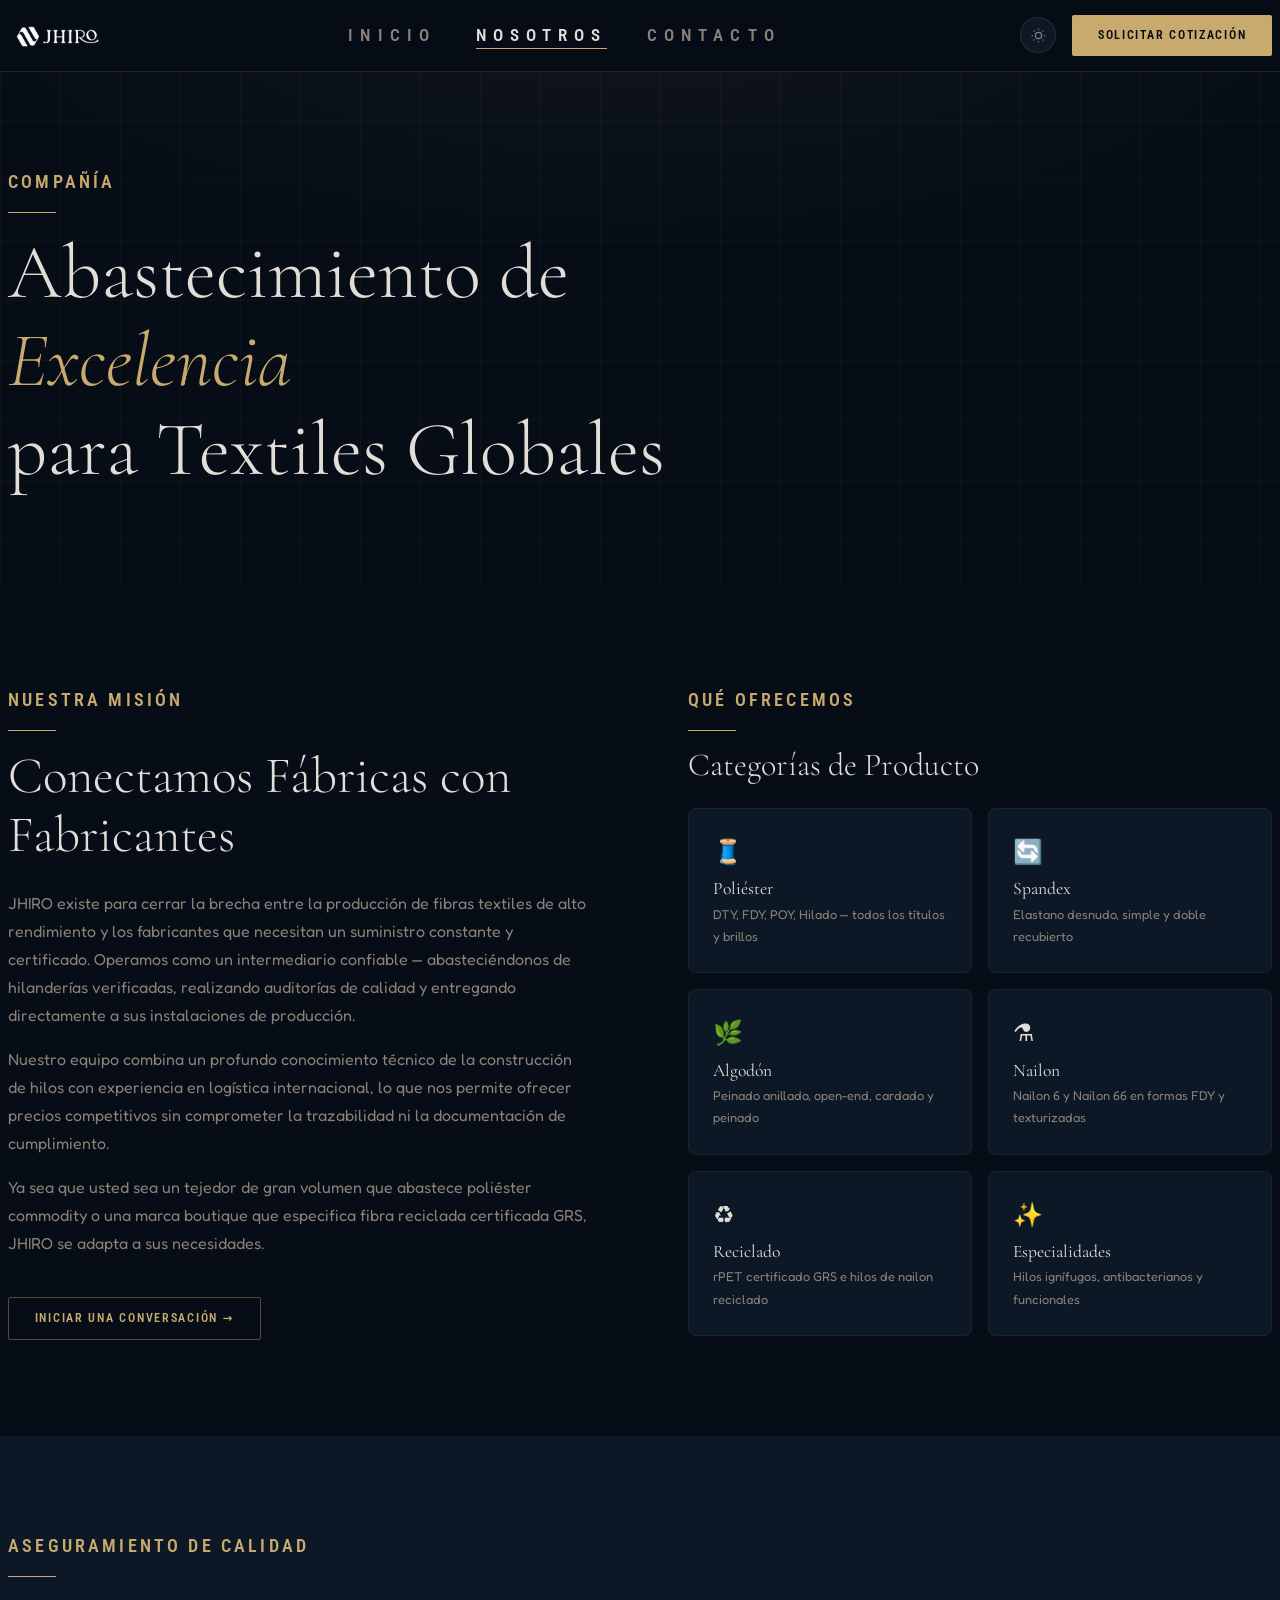
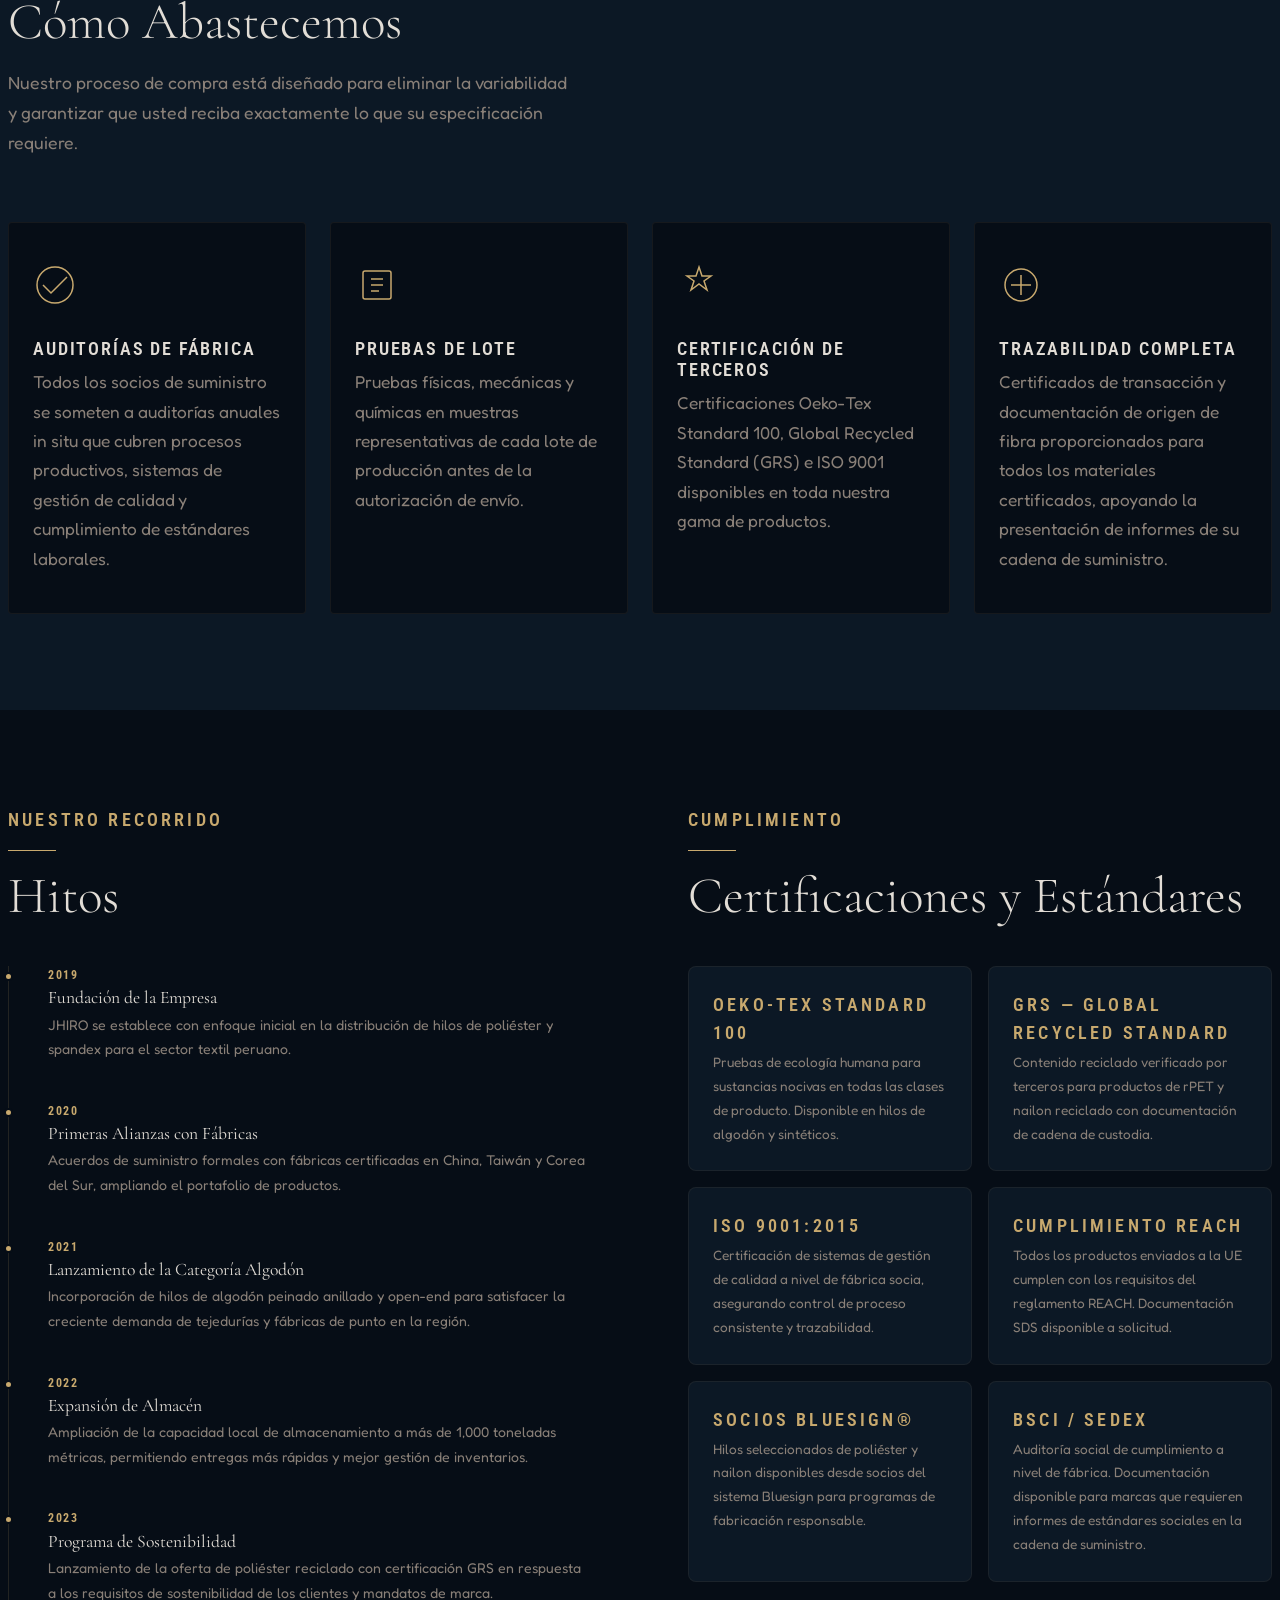
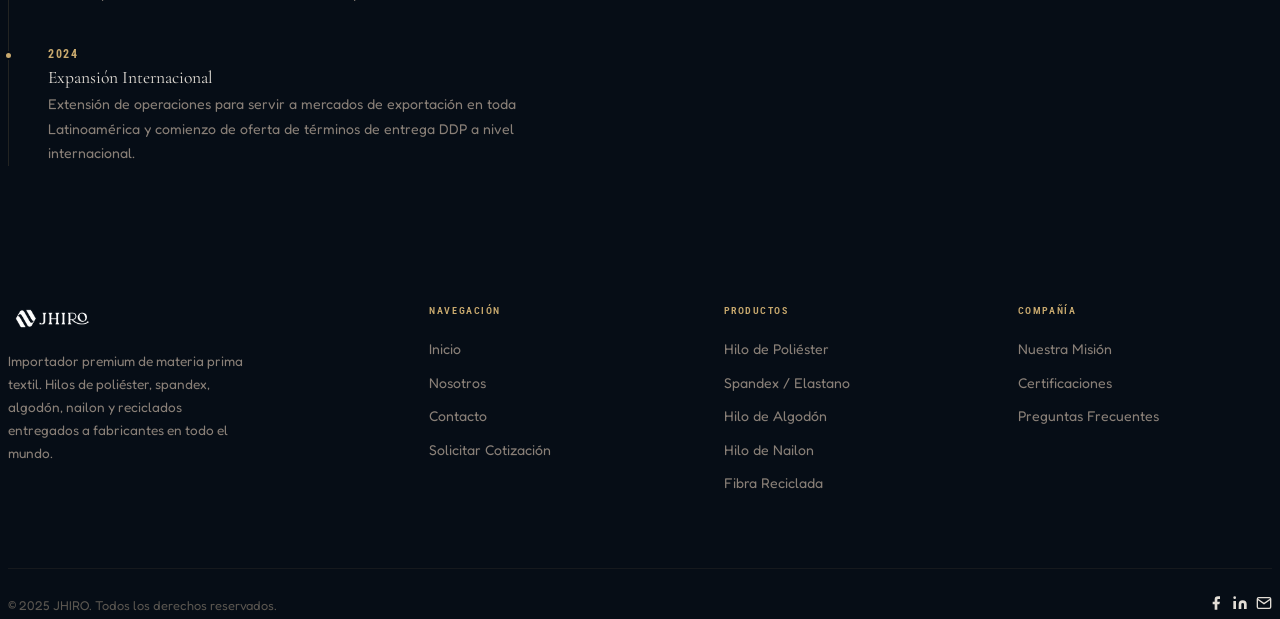
<file: about.html>
<!DOCTYPE html>
<html lang="es" data-theme="dark">
<head>
  <meta charset="UTF-8">
  <meta name="viewport" content="width=device-width, initial-scale=1.0">
  <title>Nosotros — JHIRO Importador de Materia Prima Textil</title>
  <meta name="description" content="La misión de JHIRO: entregar materias primas textiles certificadas y trazables a fabricantes de todo el mundo. Conozca nuestras regiones de abastecimiento, estándares de calidad y certificaciones.">
  <meta property="og:title" content="Nosotros — JHIRO Importador de Materia Prima Textil">
  <meta property="og:image" content="assets/images/og-image.png">
  <link rel="icon" type="image/x-icon" href="favicon.ico">
  <link rel="icon" type="image/png" sizes="32x32" href="assets/images/favicon-32x32.png">
  <link rel="icon" type="image/png" sizes="16x16" href="assets/images/favicon-16x16.png">
  <link rel="apple-touch-icon" sizes="180x180" href="assets/images/apple-touch-icon.png">
  <link rel="manifest" href="site.webmanifest">
  <link rel="stylesheet" href="assets/css/styles.css">
  <link rel="stylesheet" href="assets/css/about.css">
  <link rel="preconnect" href="https://fonts.googleapis.com">
  <link rel="preconnect" href="https://fonts.gstatic.com" crossorigin>
</head>
<body>

<!-- ─── Navegación ─────────────────────────────────────── -->
<nav class="nav" role="navigation" aria-label="Navegación principal">
  <div class="container nav__inner">
    <a href="index.html" class="nav__logo" aria-label="Inicio JHIRO">
      <img src="assets/images/logo.png" alt="Logo JHIRO" width="180" height="36">
    </a>
    <ul class="nav__links" id="nav-links" role="list">
      <li><a href="index.html" class="nav__link">Inicio</a></li>
      <li><a href="about.html" class="nav__link">Nosotros</a></li>
      <li><a href="contact.html" class="nav__link">Contacto</a></li>
    </ul>
    <div class="nav__actions">
      <button class="btn-theme" id="theme-toggle" aria-label="Cambiar tema claro/oscuro"></button>
      <a href="contact.html" class="btn btn-primary">Solicitar Cotización</a>
      <button class="nav__hamburger" id="nav-hamburger" aria-label="Abrir menú">
        <span></span><span></span><span></span>
      </button>
    </div>
  </div>
</nav>

<!-- ─── Hero de página ──────────────────────────────────────── -->
<section class="page-hero" aria-labelledby="about-title">
  <div class="page-hero__bg"><div class="grid-lines"></div></div>
  <div class="container" style="position:relative;z-index:1;width:100%">
    <span class="label">Compañía</span>
    <div class="section-divider"></div>
    <h1 id="about-title" style="max-width:700px">
      Abastecimiento de <em style="font-style:italic;color:var(--color-gold)">Excelencia</em><br>para Textiles Globales
    </h1>
  </div>
</section>

<!-- ─── Misión / Introducción ───────────────────────────────── -->
<section class="section">
  <div class="container">
    <div class="about-intro">
      <div class="about-intro__text fade-in">
        <span class="label">Nuestra Misión</span>
        <div class="section-divider"></div>
        <h2>Conectamos Fábricas con Fabricantes</h2>
        <p>
          JHIRO existe para cerrar la brecha entre la producción de fibras textiles de alto rendimiento y los fabricantes que necesitan un suministro constante y certificado. Operamos como un intermediario confiable — abasteciéndonos de hilanderías verificadas, realizando auditorías de calidad y entregando directamente a sus instalaciones de producción.
        </p>
        <p>
          Nuestro equipo combina un profundo conocimiento técnico de la construcción de hilos con experiencia en logística internacional, lo que nos permite ofrecer precios competitivos sin comprometer la trazabilidad ni la documentación de cumplimiento.
        </p>
        <p>
          Ya sea que usted sea un tejedor de gran volumen que abastece poliéster commodity o una marca boutique que especifica fibra reciclada certificada GRS, JHIRO se adapta a sus necesidades.
        </p>
        <a href="contact.html" class="btn btn-outline" style="margin-top:var(--space-lg)">Iniciar una Conversación →</a>
      </div>
      <div class="fade-in" style="transition-delay:0.15s">
        <span class="label">Qué Ofrecemos</span>
        <div class="section-divider"></div>
        <h3 style="margin-bottom:var(--space-lg)">Categorías de Producto</h3>
        <div class="categories-grid">
          <div class="cat-item">
            <div class="cat-item__icon">🧵</div>
            <h4>Poliéster</h4>
            <p>DTY, FDY, POY, Hilado — todos los títulos y brillos</p>
          </div>
          <div class="cat-item">
            <div class="cat-item__icon">🔄</div>
            <h4>Spandex</h4>
            <p>Elastano desnudo, simple y doble recubierto</p>
          </div>
          <div class="cat-item">
            <div class="cat-item__icon">🌿</div>
            <h4>Algodón</h4>
            <p>Peinado anillado, open-end, cardado y peinado</p>
          </div>
          <div class="cat-item">
            <div class="cat-item__icon">⚗️</div>
            <h4>Nailon</h4>
            <p>Nailon 6 y Nailon 66 en formas FDY y texturizadas</p>
          </div>
          <div class="cat-item">
            <div class="cat-item__icon">♻️</div>
            <h4>Reciclado</h4>
            <p>rPET certificado GRS e hilos de nailon reciclado</p>
          </div>
          <div class="cat-item">
            <div class="cat-item__icon">✨</div>
            <h4>Especialidades</h4>
            <p>Hilos ignífugos, antibacterianos y funcionales</p>
          </div>
        </div>
      </div>
    </div>
  </div>
</section>

<!-- ─── Calidad y Abastecimiento ────────────────────────────── -->
<section class="section why-us" aria-labelledby="quality-title">
  <div class="container">
    <header class="section-header fade-in">
      <span class="label">Aseguramiento de Calidad</span>
      <div class="section-divider"></div>
      <h2 id="quality-title">Cómo Abastecemos</h2>
      <p>Nuestro proceso de compra está diseñado para eliminar la variabilidad y garantizar que usted reciba exactamente lo que su especificación requiere.</p>
    </header>
    <div class="why-grid">
      <div class="why-card fade-in">
        <svg class="why-icon" viewBox="0 0 44 44" fill="none" stroke="currentColor" stroke-width="1.5">
          <path d="M10 22l8 8 16-16"/><circle cx="22" cy="22" r="18"/>
        </svg>
        <h4>Auditorías de Fábrica</h4>
        <p>Todos los socios de suministro se someten a auditorías anuales in situ que cubren procesos productivos, sistemas de gestión de calidad y cumplimiento de estándares laborales.</p>
      </div>
      <div class="why-card fade-in" style="transition-delay:0.08s">
        <svg class="why-icon" viewBox="0 0 44 44" fill="none" stroke="currentColor" stroke-width="1.5">
          <rect x="8" y="8" width="28" height="28" rx="2"/>
          <path d="M16 16h12M16 22h12M16 28h8"/>
        </svg>
        <h4>Pruebas de Lote</h4>
        <p>Pruebas físicas, mecánicas y químicas en muestras representativas de cada lote de producción antes de la autorización de envío.</p>
      </div>
      <div class="why-card fade-in" style="transition-delay:0.16s">
        <svg class="why-icon" viewBox="0 0 44 44" fill="none" stroke="currentColor" stroke-width="1.5">
          <path d="M22 4l3 9h9l-7 5 3 9-8-6-8 6 3-9-7-5h9z"/>
        </svg>
        <h4>Certificación de Terceros</h4>
        <p>Certificaciones Oeko-Tex Standard 100, Global Recycled Standard (GRS) e ISO 9001 disponibles en toda nuestra gama de productos.</p>
      </div>
      <div class="why-card fade-in" style="transition-delay:0.24s">
        <svg class="why-icon" viewBox="0 0 44 44" fill="none" stroke="currentColor" stroke-width="1.5">
          <circle cx="22" cy="22" r="16"/>
          <path d="M12 22h20M22 12v20"/>
        </svg>
        <h4>Trazabilidad Completa</h4>
        <p>Certificados de transacción y documentación de origen de fibra proporcionados para todos los materiales certificados, apoyando la presentación de informes de su cadena de suministro.</p>
      </div>
    </div>
  </div>
</section>

<!-- ─── Línea de tiempo / Hitos ─────────────────────────── -->
<section class="section" aria-labelledby="timeline-title">
  <div class="container">
    <div style="display:grid;grid-template-columns:1fr 1fr;gap:var(--space-3xl);align-items:start">
      <div class="fade-in">
        <span class="label">Nuestro Recorrido</span>
        <div class="section-divider"></div>
        <h2 id="timeline-title" style="margin-bottom:var(--space-xl)">Hitos</h2>
        <div class="timeline">
          <div class="timeline-item">
            <div class="timeline-year">2019</div>
            <h4>Fundación de la Empresa</h4>
            <p>JHIRO se establece con enfoque inicial en la distribución de hilos de poliéster y spandex para el sector textil peruano.</p>
          </div>
          <div class="timeline-item">
            <div class="timeline-year">2020</div>
            <h4>Primeras Alianzas con Fábricas</h4>
            <p>Acuerdos de suministro formales con fábricas certificadas en China, Taiwán y Corea del Sur, ampliando el portafolio de productos.</p>
          </div>
          <div class="timeline-item">
            <div class="timeline-year">2021</div>
            <h4>Lanzamiento de la Categoría Algodón</h4>
            <p>Incorporación de hilos de algodón peinado anillado y open-end para satisfacer la creciente demanda de tejedurías y fábricas de punto en la región.</p>
          </div>
          <div class="timeline-item">
            <div class="timeline-year">2022</div>
            <h4>Expansión de Almacén</h4>
            <p>Ampliación de la capacidad local de almacenamiento a más de 1,000 toneladas métricas, permitiendo entregas más rápidas y mejor gestión de inventarios.</p>
          </div>
          <div class="timeline-item">
            <div class="timeline-year">2023</div>
            <h4>Programa de Sostenibilidad</h4>
            <p>Lanzamiento de la oferta de poliéster reciclado con certificación GRS en respuesta a los requisitos de sostenibilidad de los clientes y mandatos de marca.</p>
          </div>
          <div class="timeline-item">
            <div class="timeline-year">2024</div>
            <h4>Expansión Internacional</h4>
            <p>Extensión de operaciones para servir a mercados de exportación en toda Latinoamérica y comienzo de oferta de términos de entrega DDP a nivel internacional.</p>
          </div>
        </div>
      </div>

      <div class="fade-in" style="transition-delay:0.15s">
        <span class="label" id="certifications">Cumplimiento</span>
        <div class="section-divider"></div>
        <h2 style="margin-bottom:var(--space-xl)">Certificaciones y Estándares</h2>
        <div class="certs-grid">
          <div class="cert-card">
            <span class="label">Oeko-Tex Standard 100</span>
            <p>Pruebas de ecología humana para sustancias nocivas en todas las clases de producto. Disponible en hilos de algodón y sintéticos.</p>
          </div>
          <div class="cert-card">
            <span class="label">GRS — Global Recycled Standard</span>
            <p>Contenido reciclado verificado por terceros para productos de rPET y nailon reciclado con documentación de cadena de custodia.</p>
          </div>
          <div class="cert-card">
            <span class="label">ISO 9001:2015</span>
            <p>Certificación de sistemas de gestión de calidad a nivel de fábrica socia, asegurando control de proceso consistente y trazabilidad.</p>
          </div>
          <div class="cert-card">
            <span class="label">Cumplimiento REACH</span>
            <p>Todos los productos enviados a la UE cumplen con los requisitos del reglamento REACH. Documentación SDS disponible a solicitud.</p>
          </div>
          <div class="cert-card">
            <span class="label">Socios Bluesign®</span>
            <p>Hilos seleccionados de poliéster y nailon disponibles desde socios del sistema Bluesign para programas de fabricación responsable.</p>
          </div>
          <div class="cert-card">
            <span class="label">BSCI / SEDEX</span>
            <p>Auditoría social de cumplimiento a nivel de fábrica. Documentación disponible para marcas que requieren informes de estándares sociales en la cadena de suministro.</p>
          </div>
        </div>
      </div>
    </div>
  </div>
</section>

<!-- ─── Pie de página ────────────────────────────────────────── -->
<footer class="footer" role="contentinfo">
  <div class="container">
    <div class="footer__grid">
      <div class="footer__brand">
        <img src="assets/images/logo.png" alt="Logo JHIRO" width="160" height="32">
        <p>Importador premium de materia prima textil. Hilos de poliéster, spandex, algodón, nailon y reciclados entregados a fabricantes en todo el mundo.</p>
      </div>
      <div>
        <p class="footer__heading">Navegación</p>
        <ul class="footer__links">
          <li><a href="index.html">Inicio</a></li>
          <li><a href="about.html">Nosotros</a></li>
          <li><a href="contact.html">Contacto</a></li>
          <li><a href="contact.html">Solicitar Cotización</a></li>
        </ul>
      </div>
      <div>
        <p class="footer__heading">Productos</p>
        <ul class="footer__links">
          <li><a href="index.html#products">Hilo de Poliéster</a></li>
          <li><a href="index.html#products">Spandex / Elastano</a></li>
          <li><a href="index.html#products">Hilo de Algodón</a></li>
          <li><a href="index.html#products">Hilo de Nailon</a></li>
          <li><a href="index.html#products">Fibra Reciclada</a></li>
        </ul>
      </div>
      <div>
        <p class="footer__heading">Compañía</p>
        <ul class="footer__links">
          <li><a href="about.html">Nuestra Misión</a></li>
          <li><a href="about.html#certifications">Certificaciones</a></li>
          <li><a href="contact.html#faq">Preguntas Frecuentes</a></li>
        </ul>
      </div>
    </div>
    <div class="footer__bottom">
      <p class="footer__copy">© 2025 JHIRO. Todos los derechos reservados.</p>
      <div class="footer__social">
        <a href="https://www.facebook.com/profile.php?id=61550727688934" target="_blank" rel="noopener noreferrer" class="social-link" aria-label="Facebook">
          <svg width="16" height="16" viewBox="0 0 24 24" fill="currentColor"><path d="M18 2h-3a5 5 0 00-5 5v3H7v4h3v8h4v-8h3l1-4h-4V7a1 1 0 011-1h3z"/></svg>
        </a>
        <a href="#" class="social-link" aria-label="LinkedIn">
          <svg width="16" height="16" viewBox="0 0 24 24" fill="currentColor"><path d="M16 8a6 6 0 016 6v7h-4v-7a2 2 0 00-2-2 2 2 0 00-2 2v7h-4v-7a6 6 0 016-6zM2 9h4v12H2z"/><circle cx="4" cy="4" r="2"/></svg>
        </a>
        <a href="mailto:info@jhiro.com" class="social-link" aria-label="Correo electrónico">
          <svg width="16" height="16" viewBox="0 0 24 24" fill="none" stroke="currentColor" stroke-width="2"><path d="M4 4h16c1.1 0 2 .9 2 2v12c0 1.1-.9 2-2 2H4c-1.1 0-2-.9-2-2V6c0-1.1.9-2 2-2z"/><polyline points="22,6 12,13 2,6"/></svg>
        </a>
      </div>
    </div>
  </div>
</footer>

<script src="assets/js/main.js"></script>
</body>
</html>
</file>
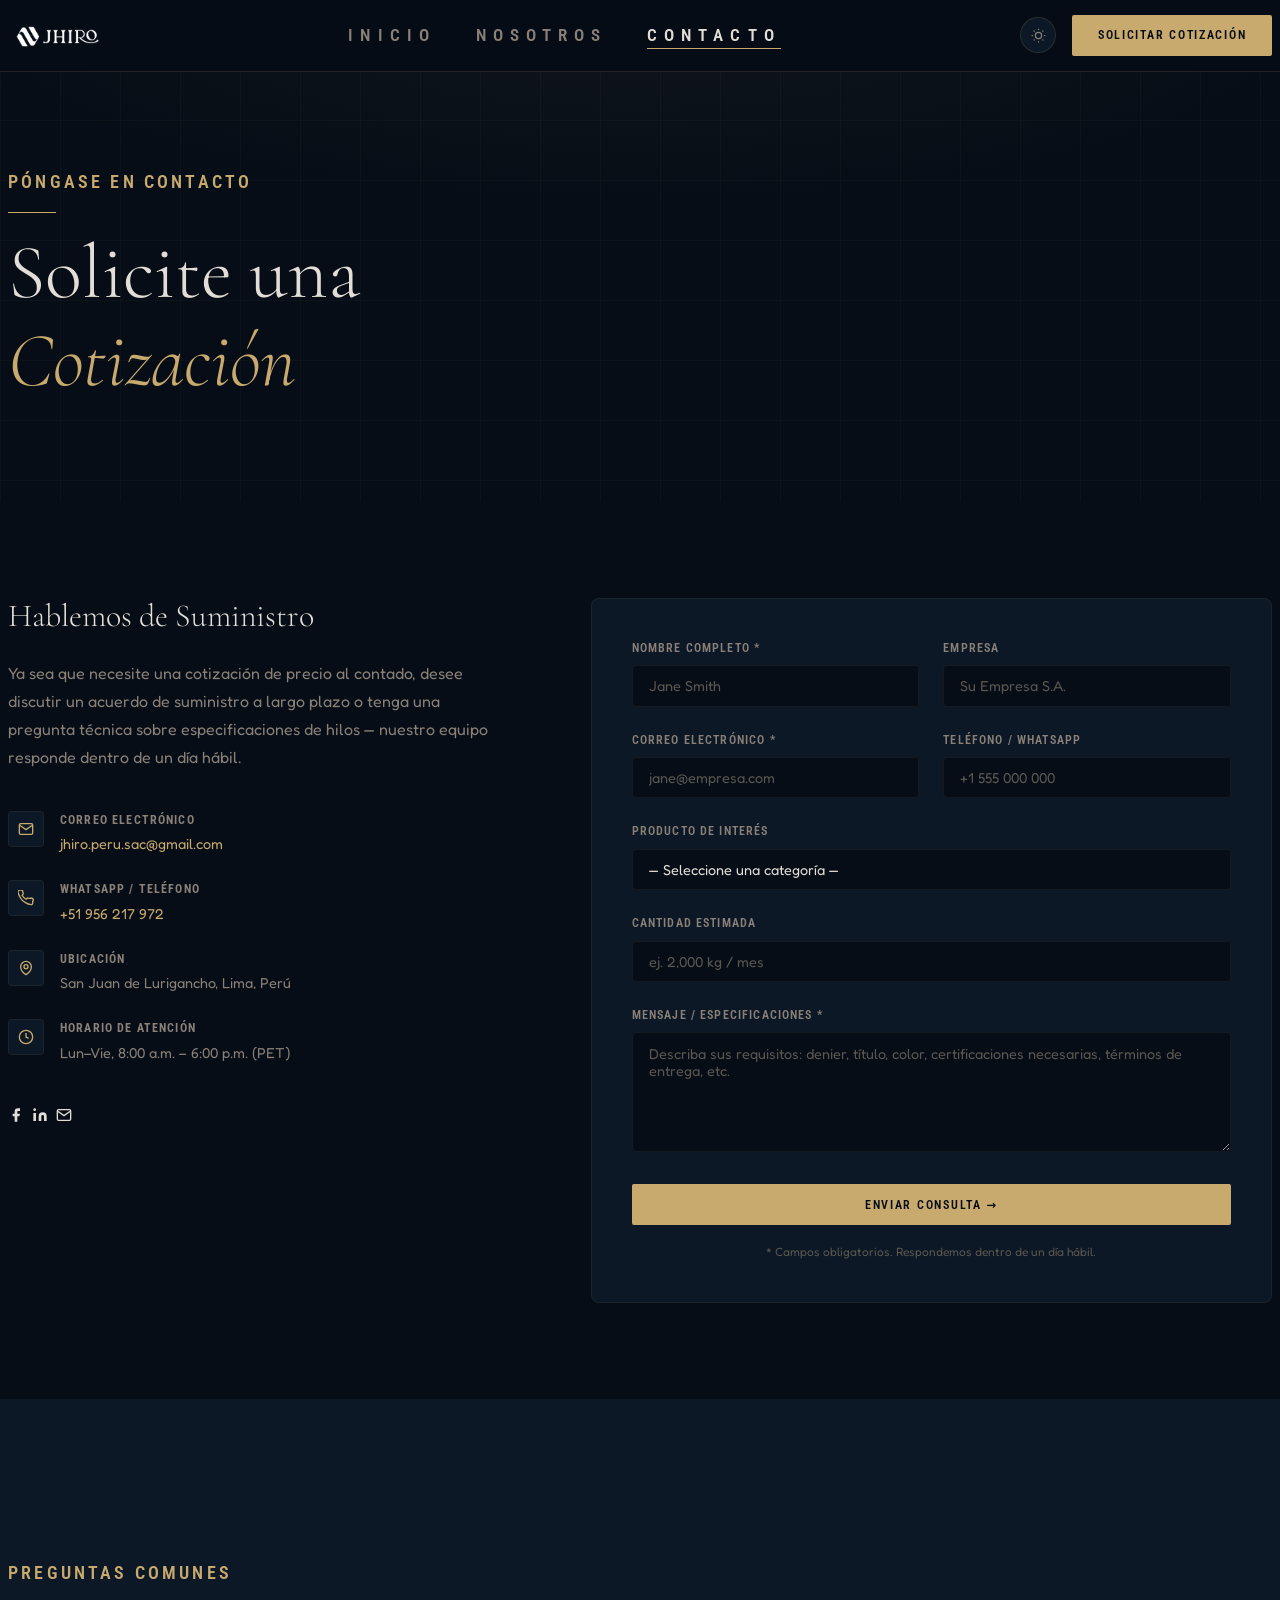
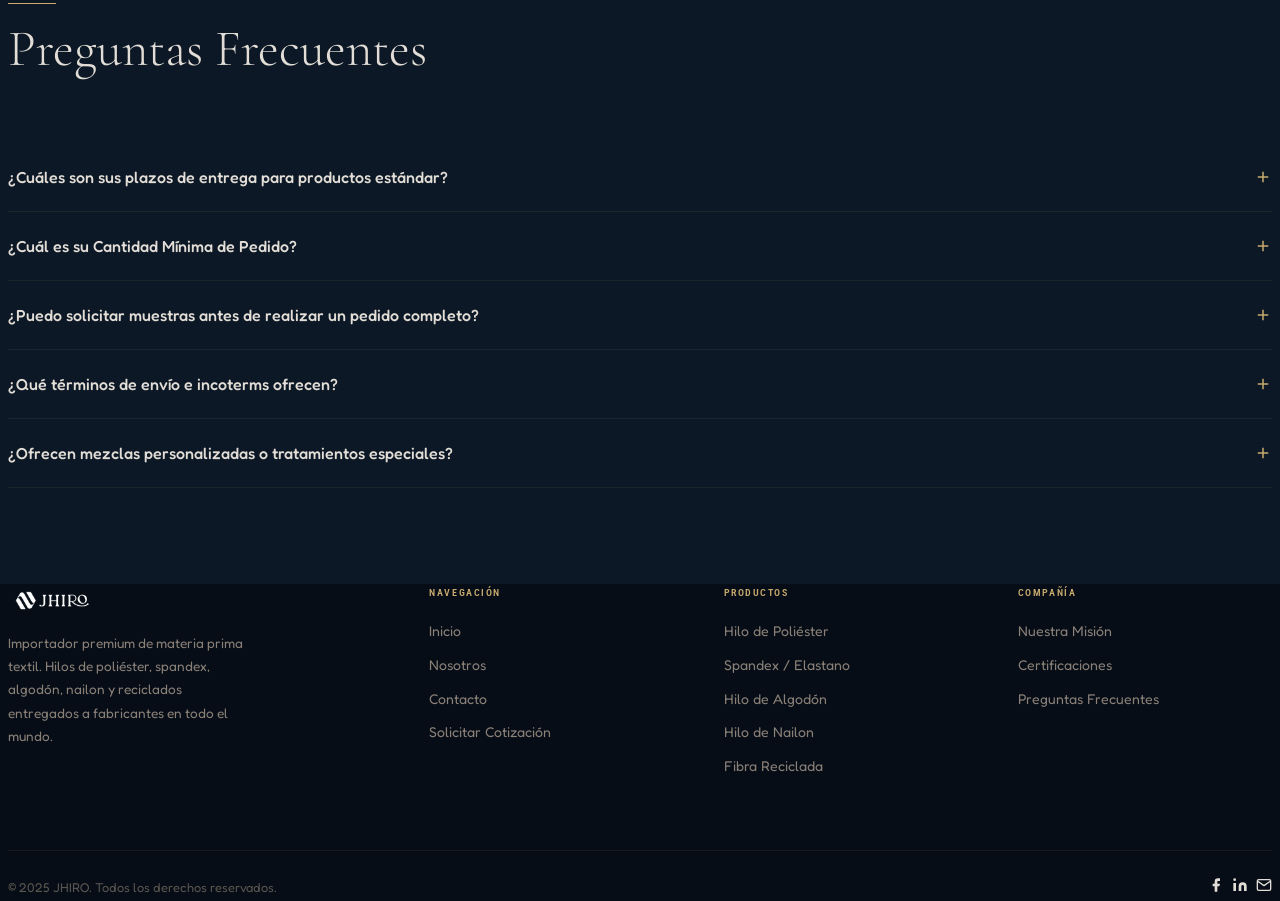
<file: contact.html>
<!DOCTYPE html>
<html lang="es" data-theme="dark">
<head>
  <meta charset="UTF-8">
  <meta name="viewport" content="width=device-width, initial-scale=1.0">
  <title>Contacto y Cotización — JHIRO Importador de Materia Prima Textil</title>
  <meta name="description" content="Solicite una cotización o póngase en contacto con JHIRO para consultas sobre hilos de poliéster, spandex, algodón, nailon y reciclados. Respuesta rápida, soporte técnico disponible.">
  <meta property="og:title" content="Contacto JHIRO — Solicite una Cotización">
  <meta property="og:image" content="assets/images/og-image.png">
  <link rel="icon" type="image/x-icon" href="favicon.ico">
  <link rel="icon" type="image/png" sizes="32x32" href="assets/images/favicon-32x32.png">
  <link rel="icon" type="image/png" sizes="16x16" href="assets/images/favicon-16x16.png">
  <link rel="apple-touch-icon" sizes="180x180" href="assets/images/apple-touch-icon.png">
  <link rel="manifest" href="site.webmanifest">
  <link rel="stylesheet" href="assets/css/styles.css">
  <link rel="stylesheet" href="assets/css/contact.css">
  <link rel="preconnect" href="https://fonts.googleapis.com">
  <link rel="preconnect" href="https://fonts.gstatic.com" crossorigin>
</head>
<body>

<!-- ─── Navegación ─────────────────────────────────────── -->
<nav class="nav" role="navigation" aria-label="Navegación principal">
  <div class="container nav__inner">
    <a href="index.html" class="nav__logo" aria-label="Inicio JHIRO">
      <img src="assets/images/logo.png" alt="Logo JHIRO" width="180" height="36">
    </a>
    <ul class="nav__links" id="nav-links" role="list">
      <li><a href="index.html" class="nav__link">Inicio</a></li>
      <li><a href="about.html" class="nav__link">Nosotros</a></li>
      <li><a href="contact.html" class="nav__link">Contacto</a></li>
    </ul>
    <div class="nav__actions">
      <button class="btn-theme" id="theme-toggle" aria-label="Cambiar tema claro/oscuro"></button>
      <a href="contact.html" class="btn btn-primary">Solicitar Cotización</a>
      <button class="nav__hamburger" id="nav-hamburger" aria-label="Abrir menú">
        <span></span><span></span><span></span>
      </button>
    </div>
  </div>
</nav>

<!-- ─── Hero de página ──────────────────────────────────────── -->
<section class="page-hero" aria-labelledby="contact-title">
  <div class="page-hero__bg"><div class="grid-lines"></div></div>
  <div class="container" style="position:relative;z-index:1;width:100%">
    <span class="label">Póngase en Contacto</span>
    <div class="section-divider"></div>
    <h1 id="contact-title" style="max-width:640px">
      Solicite una <em style="font-style:italic;color:var(--color-gold)">Cotización</em>
    </h1>
  </div>
</section>

<!-- ─── Sección de Contacto ───────────────────────────────── -->
<section class="section">
  <div class="container">
    <div class="contact-grid">

      <!-- Información de Contacto -->
      <div class="fade-in">
        <h3 style="margin-bottom:var(--space-lg)">Hablemos de Suministro</h3>
        <p style="color:var(--color-text-muted);margin-bottom:var(--space-xl)">
          Ya sea que necesite una cotización de precio al contado, desee discutir un acuerdo de suministro a largo plazo o tenga una pregunta técnica sobre especificaciones de hilos — nuestro equipo responde dentro de un día hábil.
        </p>

        <div class="contact-detail">
          <div class="contact-detail__icon">
            <svg width="16" height="16" viewBox="0 0 24 24" fill="none" stroke="currentColor" stroke-width="2"><path d="M4 4h16c1.1 0 2 .9 2 2v12c0 1.1-.9 2-2 2H4c-1.1 0-2-.9-2-2V6c0-1.1.9-2 2-2z"/><polyline points="22,6 12,13 2,6"/></svg>
          </div>
          <div>
            <h5>Correo Electrónico</h5>
            <p><a href="mailto:jhiro.peru.sac@gmail.com">jhiro.peru.sac@gmail.com</a></p>
          </div>
        </div>

        <div class="contact-detail">
          <div class="contact-detail__icon">
            <svg width="16" height="16" viewBox="0 0 24 24" fill="none" stroke="currentColor" stroke-width="2"><path d="M22 16.92v3a2 2 0 01-2.18 2 19.79 19.79 0 01-8.63-3.07A19.5 19.5 0 013.07 10.8 19.79 19.79 0 01.01 2.18 2 2 0 012 0h3a2 2 0 012 1.72c.127.96.36 1.903.7 2.81a2 2 0 01-.45 2.11L6.09 7.91a16 16 0 006 6l1.27-1.27a2 2 0 012.11-.45c.907.34 1.85.573 2.81.7A2 2 0 0122 16.92z"/></svg>
          </div>
          <div>
            <h5>WhatsApp / Teléfono</h5>
            <p><a href="https://wa.me/+51956217972" target="_blank" rel="noopener noreferrer">+51 956 217 972</a></p>
          </div>
        </div>

        <div class="contact-detail">
          <div class="contact-detail__icon">
            <svg width="16" height="16" viewBox="0 0 24 24" fill="none" stroke="currentColor" stroke-width="2"><path d="M12 22s-8-4.5-8-11.8A8 8 0 0112 2a8 8 0 018 8.2c0 7.3-8 11.8-8 11.8z"/><circle cx="12" cy="10" r="3"/></svg>
          </div>
          <div>
            <h5>Ubicación</h5>
            <p>San Juan de Lurigancho, Lima, Perú</p>
          </div>
        </div>

        <div class="contact-detail">
          <div class="contact-detail__icon">
            <svg width="16" height="16" viewBox="0 0 24 24" fill="none" stroke="currentColor" stroke-width="2"><circle cx="12" cy="12" r="10"/><polyline points="12 6 12 12 16 14"/></svg>
          </div>
          <div>
            <h5>Horario de Atención</h5>
            <p>Lun–Vie, 8:00 a.m. – 6:00 p.m. (PET)</p>
          </div>
        </div>

        <div class="social-links">
          <a href="https://www.facebook.com/profile.php?id=61550727688934" target="_blank" rel="noopener noreferrer" class="social-link" aria-label="Facebook">
            <svg width="16" height="16" viewBox="0 0 24 24" fill="currentColor"><path d="M18 2h-3a5 5 0 00-5 5v3H7v4h3v8h4v-8h3l1-4h-4V7a1 1 0 011-1h3z"/></svg>
          </a>
          <a href="#" class="social-link" aria-label="LinkedIn">
            <svg width="16" height="16" viewBox="0 0 24 24" fill="currentColor"><path d="M16 8a6 6 0 016 6v7h-4v-7a2 2 0 00-2-2 2 2 0 00-2 2v7h-4v-7a6 6 0 016-6zM2 9h4v12H2z"/><circle cx="4" cy="4" r="2"/></svg>
          </a>
          <a href="mailto:jhiro.peru.sac@gmail.com" class="social-link" aria-label="Correo electrónico">
            <svg width="16" height="16" viewBox="0 0 24 24" fill="none" stroke="currentColor" stroke-width="2"><path d="M4 4h16c1.1 0 2 .9 2 2v12c0 1.1-.9 2-2 2H4c-1.1 0-2-.9-2-2V6c0-1.1.9-2 2-2z"/><polyline points="22,6 12,13 2,6"/></svg>
          </a>
        </div>
      </div>

      <!-- Formulario de Contacto -->
      <div class="fade-in" style="transition-delay:0.12s">
        <!--
          CONFIGURACIÓN:
          Opción A (Formspree): Reemplace la acción a continuación con su endpoint de Formspree:
            action="https://formspree.io/f/SU_ID_DE_FORMULARIO"
          Opción B (fallback mailto): Mantenga la acción como mailto:
            action="mailto:jhiro.peru.sac@gmail.com"
        -->
        <form class="contact-form" id="contact-form"
          action="mailto:jhiro.peru.sac@gmail.com"
          method="POST"
          enctype="text/plain"
          novalidate>

          <div id="form-success" style="display:none;background:rgba(74,222,128,0.1);border:1px solid rgba(74,222,128,0.3);border-radius:4px;padding:1rem;margin-bottom:1.5rem;color:#4ade80;font-size:0.9rem;">
            ✓ Su mensaje ha sido enviado. Nos pondremos en contacto dentro de un día hábil.
          </div>

          <div class="form-2col">
            <div class="form-row">
              <label for="name">Nombre Completo *</label>
              <input type="text" id="name" name="name" required placeholder="Jane Smith" autocomplete="name">
            </div>
            <div class="form-row">
              <label for="company">Empresa</label>
              <input type="text" id="company" name="company" placeholder="Su Empresa S.A." autocomplete="organization">
            </div>
          </div>

          <div class="form-2col">
            <div class="form-row">
              <label for="email">Correo Electrónico *</label>
              <input type="email" id="email" name="email" required placeholder="jane@empresa.com" autocomplete="email">
            </div>
            <div class="form-row">
              <label for="phone">Teléfono / WhatsApp</label>
              <input type="tel" id="phone" name="phone" placeholder="+1 555 000 000" autocomplete="tel">
            </div>
          </div>

          <div class="form-row">
            <label for="product">Producto de Interés</label>
            <select id="product" name="product">
              <option value="">— Seleccione una categoría —</option>
              <option>Poliéster DTY</option>
              <option>Poliéster FDY</option>
              <option>Spandex / Elastano</option>
              <option>Algodón — Peinado Anillado</option>
              <option>Algodón — Open End</option>
              <option>Hilo de Nailon</option>
              <option>Poliéster Reciclado (rPET)</option>
              <option>Hilo Mezcla PC</option>
              <option>Otro / No listado</option>
            </select>
          </div>

          <div class="form-row">
            <label for="quantity">Cantidad Estimada</label>
            <input type="text" id="quantity" name="quantity" placeholder="ej. 2,000 kg / mes">
          </div>

          <div class="form-row">
            <label for="message">Mensaje / Especificaciones *</label>
            <textarea id="message" name="message" required
              placeholder="Describa sus requisitos: denier, título, color, certificaciones necesarias, términos de entrega, etc."></textarea>
          </div>

          <button type="submit" class="btn btn-primary" style="width:100%;justify-content:center;padding-top:0.85rem;padding-bottom:0.85rem;">
            Enviar Consulta →
          </button>
          <p class="form-note">* Campos obligatorios. Respondemos dentro de un día hábil.</p>
        </form>
      </div>

    </div>
  </div>
</section>

<!-- ─── Preguntas Frecuentes ────────────────────────────────────────────── -->
<section class="section why-us" id="faq" aria-labelledby="faq-title">
  <div class="container">
    <div class="faq">
      <header class="section-header fade-in">
        <span class="label">Preguntas Comunes</span>
        <div class="section-divider"></div>
        <h2 id="faq-title">Preguntas Frecuentes</h2>
      </header>

      <div class="faq-item fade-in">
        <button class="faq-q" aria-expanded="false">
          ¿Cuáles son sus plazos de entrega para productos estándar?
          <svg width="18" height="18" viewBox="0 0 24 24" fill="none" stroke="currentColor" stroke-width="2"><path d="M12 5v14M5 12h14"/></svg>
        </button>
        <div class="faq-a">
          Los artículos en stock están disponibles para despacho dentro de 3 a 5 días hábiles desde la confirmación del pago. Los pedidos de producción para especificaciones personalizadas o grandes volúmenes suelen requerir de 20 a 30 días calendario. Los plazos para colores y acabados específicos dependen de la capacidad de la fábrica y se confirman en la etapa del pedido. Hay opciones de flete aéreo disponibles para requisitos urgentes.
        </div>
      </div>

      <div class="faq-item fade-in">
        <button class="faq-q" aria-expanded="false">
          ¿Cuál es su Cantidad Mínima de Pedido?
          <svg width="18" height="18" viewBox="0 0 24 24" fill="none" stroke="currentColor" stroke-width="2"><path d="M12 5v14M5 12h14"/></svg>
        </button>
        <div class="faq-a">
          La MOQ varía según el producto. Para la mayoría de los hilos sintéticos (poliéster DTY, nailon FDY), el mínimo es de 300 a 500 kg por color o especificación. El spandex comienza en 200 kg. Los hilos de algodón suelen requerir 1,000 kg debido al tamaño de los lotes de hilatura. Para fines de prueba o muestreo, a menudo podemos acomodar cantidades más pequeñas con un pequeño recargo; contáctenos para discutirlo.
        </div>
      </div>

      <div class="faq-item fade-in">
        <button class="faq-q" aria-expanded="false">
          ¿Puedo solicitar muestras antes de realizar un pedido completo?
          <svg width="18" height="18" viewBox="0 0 24 24" fill="none" stroke="currentColor" stroke-width="2"><path d="M12 5v14M5 12h14"/></svg>
        </button>
        <div class="faq-a">
          Sí. Ofrecemos muestras de laboratorio y muestras físicas de hilo para evaluación. Las cantidades estándar de muestra son de 200 a 500 g por referencia. Los plazos de entrega de muestras son de 7 a 14 días hábiles para artículos estándar. Los gastos de envío corren por cuenta del cliente para envíos internacionales de muestras. Los costos de muestra aprobados pueden ser acreditados contra un primer pedido comercial.
        </div>
      </div>

      <div class="faq-item fade-in">
        <button class="faq-q" aria-expanded="false">
          ¿Qué términos de envío e incoterms ofrecen?
          <svg width="18" height="18" viewBox="0 0 24 24" fill="none" stroke="currentColor" stroke-width="2"><path d="M12 5v14M5 12h14"/></svg>
        </button>
        <div class="faq-a">
          Ofrecemos términos FOB (Franco a Bordo), CIF (Coste, Seguro y Flete) y DDP (Entregado con Derechos Pagados) según el destino y el volumen del pedido. Para compradores dentro de Latinoamérica, solemos cotizar en DDP para simplificar el despacho de importación. Todos los envíos están asegurados e incluyen documentación completa (factura comercial, lista de empaque, certificado de origen y cualquier documento de certificación requerido).
        </div>
      </div>

      <div class="faq-item fade-in">
        <button class="faq-q" aria-expanded="false">
          ¿Ofrecen mezclas personalizadas o tratamientos especiales?
          <svg width="18" height="18" viewBox="0 0 24 24" fill="none" stroke="currentColor" stroke-width="2"><path d="M12 5v14M5 12h14"/></svg>
        </button>
        <div class="faq-a">
          Sí. Trabajamos con fábricas especializadas para obtener mezclas de fibras personalizadas (ej. poliéster/algodón, nailon/spandex), acabados funcionales (absorción de humedad, ignífugo, antibacteriano) y títulos o denieres no estándar. El desarrollo personalizado requiere un compromiso mínimo y una tarifa de desarrollo que se aplica contra el primer pedido de producción. Contáctenos con su hoja de especificaciones para discutir viabilidad y precios.
        </div>
      </div>

    </div>
  </div>
</section>

<!-- ─── Pie de página ────────────────────────────────────────── -->
<footer class="footer" role="contentinfo">
  <div class="container">
    <div class="footer__grid">
      <div class="footer__brand">
        <img src="assets/images/logo.png" alt="Logo JHIRO" width="160" height="32">
        <p>Importador premium de materia prima textil. Hilos de poliéster, spandex, algodón, nailon y reciclados entregados a fabricantes en todo el mundo.</p>
      </div>
      <div>
        <p class="footer__heading">Navegación</p>
        <ul class="footer__links">
          <li><a href="index.html">Inicio</a></li>
          <li><a href="about.html">Nosotros</a></li>
          <li><a href="contact.html">Contacto</a></li>
          <li><a href="contact.html">Solicitar Cotización</a></li>
        </ul>
      </div>
      <div>
        <p class="footer__heading">Productos</p>
        <ul class="footer__links">
          <li><a href="index.html#products">Hilo de Poliéster</a></li>
          <li><a href="index.html#products">Spandex / Elastano</a></li>
          <li><a href="index.html#products">Hilo de Algodón</a></li>
          <li><a href="index.html#products">Hilo de Nailon</a></li>
          <li><a href="index.html#products">Fibra Reciclada</a></li>
        </ul>
      </div>
      <div>
        <p class="footer__heading">Compañía</p>
        <ul class="footer__links">
          <li><a href="about.html">Nuestra Misión</a></li>
          <li><a href="about.html#certifications">Certificaciones</a></li>
          <li><a href="contact.html#faq">Preguntas Frecuentes</a></li>
        </ul>
      </div>
    </div>
    <div class="footer__bottom">
      <p class="footer__copy">© 2025 JHIRO. Todos los derechos reservados.</p>
      <div class="footer__social">
        <a href="https://www.facebook.com/profile.php?id=61550727688934" target="_blank" rel="noopener noreferrer" class="social-link" aria-label="Facebook">
          <svg width="16" height="16" viewBox="0 0 24 24" fill="currentColor"><path d="M18 2h-3a5 5 0 00-5 5v3H7v4h3v8h4v-8h3l1-4h-4V7a1 1 0 011-1h3z"/></svg>
        </a>
        <a href="#" class="social-link" aria-label="LinkedIn">
          <svg width="16" height="16" viewBox="0 0 24 24" fill="currentColor"><path d="M16 8a6 6 0 016 6v7h-4v-7a2 2 0 00-2-2 2 2 0 00-2 2v7h-4v-7a6 6 0 016-6zM2 9h4v12H2z"/><circle cx="4" cy="4" r="2"/></svg>
        </a>
        <a href="mailto:info@jhiro.com" class="social-link" aria-label="Correo electrónico">
          <svg width="16" height="16" viewBox="0 0 24 24" fill="none" stroke="currentColor" stroke-width="2"><path d="M4 4h16c1.1 0 2 .9 2 2v12c0 1.1-.9 2-2 2H4c-1.1 0-2-.9-2-2V6c0-1.1.9-2 2-2z"/><polyline points="22,6 12,13 2,6"/></svg>
        </a>
      </div>
    </div>
  </div>
</footer>

<script src="assets/js/main.js"></script>
</body>
</html>
</file>
<file: assets/css/styles.css>
/* ============================================================
   JHIRO — Textile Raw Material Importer
   Design: Industrial/Luxury — Dark by default
   ============================================================ */

@import url('https://fonts.googleapis.com/css2?family=Cormorant+Garamond:ital,wght@0,300;0,400;0,600;1,300&family=Barlow:wght@300;400;500;600&family=Barlow+Condensed:wght@400;600;700&display=swap');
@import url('https://fonts.googleapis.com/css2?family=Fredoka:wght@300..700&family=SUSE:ital,wght@0,100..900;1,100..900&display=swap');
@import url('https://fonts.googleapis.com/css2?family=Fredoka:wdth,wght@89.2,300..700&family=Roboto+Condensed:ital,wght@0,100..900;1,100..900&family=SUSE:ital@0;1&display=swap');

/* ─── CSS Variables ──────────────────────────────────────── */
:root {
  --color-bg:        #060d16;
  --color-surface:   #0c1825;
  --color-surface-2: #111f2e;
  --color-border:    rgba(200,169,110,0.15);
  --color-border-2:  rgba(200,169,110,0.08);

  --color-gold:      #c8a96e;
  --color-gold-light:#e0c98a;
  --color-gold-dim:  rgba(200,169,110,0.4);
  --color-blue:      #4a7fa5;
  --color-blue-light:#6fa8d4;
  --color-text:      #e2ddd6;
  --color-text-muted:#8a8078;
  --color-text-dim:  #5a5650;

  --color-accent:    #c8a96e;

  --font-display:    'Cormorant Garamond', Georgia, serif;
  --font-body:       'Fredoka', system-ui, sans-serif;
  --font-label:      'Roboto Condensed', system-ui, sans-serif;
  --font-title:      'Fredoka', sans-serif;
  
  --space-xs:  0.25rem;
  --space-sm:  0.5rem;
  --space-md:  1rem;
  --space-lg:  1.5rem;
  --space-xl:  2.5rem;
  --space-2xl: 4rem;
  --space-3xl: 6rem;

  --radius-sm: 2px;
  --radius-md: 4px;
  --radius-lg: 8px;

  --nav-height: 72px;
  --max-width: 1160px;

  --transition: 0.25s cubic-bezier(0.4, 0, 0.2, 1);
}

/* Light mode */
[data-theme="light"] {
  --color-bg:        #f5f0e8;
  --color-surface:   #ede8de;
  --color-surface-2: #e5dfd3;
  --color-border:    rgba(100,80,40,0.18);
  --color-border-2:  rgba(100,80,40,0.09);
  --color-text:      #1a1209;
  --color-text-muted:#5a4e3a;
  --color-text-dim:  #8a7a60;
  --color-gold:      #8a6a2a;
  --color-gold-light:#a07d30;
  --color-gold-dim:  rgba(138,106,42,0.3);
  --color-blue:      #2a5f85;
}

/* ─── Reset ──────────────────────────────────────────────── */
*, *::before, *::after { box-sizing: border-box; margin: 0; padding: 0; }
html { scroll-behavior: smooth; font-size: 16px; }
body {
  font-family: var(--font-body);
  background: var(--color-bg);
  color: var(--color-text);
  line-height: 1.6;
  -webkit-font-smoothing: antialiased;
  transition: background var(--transition), color var(--transition);
}
img { display: block; max-width: 100%; }
a { color: inherit; text-decoration: none; }
ul { list-style: none; }
button { cursor: pointer; border: none; background: none; font-family: inherit; }

/* ─── Typography ─────────────────────────────────────────── */
h1, h2, h3, h4 { font-family: var(--font-display); font-weight: 300; line-height: 1.15; }
h1 { font-size: clamp(2.8rem, 6vw, 5.5rem); }
h2 { font-size: clamp(2rem, 4vw, 3.2rem); }
h3 { font-size: clamp(1.4rem, 2.5vw, 2rem); }
h4 { font-size: 1.2rem; }
p  { line-height: 1.75; }

.label {
  font-family: var(--font-label);
  font-size: 1.1rem;  
  font-weight: 600;
  letter-spacing: 0.18em;
  text-transform: uppercase;
  color: var(--color-gold);
}

/* ─── Layout Utilities ───────────────────────────────────── */
.container { 
  max-width: 1300px;/*var(--max-width);*/
  margin: 0 auto; 
  padding: 0 var(--space-xl);
  padding-left: 0.5rem;
  padding-right: 0.5rem; 
}
.section   { padding: var(--space-3xl) 0; }
.section-sm{ padding: var(--space-2xl) 0; }

/* ─── Navigation ─────────────────────────────────────────── */
.nav {
  position: fixed;
  top: 0; left: 0; right: 0;
  height: var(--nav-height);
  z-index: 100;
  background: rgba(6,13,22,0.92);
  backdrop-filter: blur(16px);
  -webkit-backdrop-filter: blur(16px);
  border-bottom: 1px solid var(--color-border);
  transition: background var(--transition);
}
[data-theme="light"] .nav {
  background: rgba(245,240,232,0.92);
}
.nav__inner {
  display: flex;
  align-items: center;
  justify-content: space-between;
  height: 100%;
}
.nav__logo {
  display: flex;
  align-items: center;
  gap: var(--space-sm);
}
.nav__logo img {
  height: 36px;
  width: auto;
  filter: invert(1);
  transition: opacity var(--transition);
}
[data-theme="light"] .nav__logo img { filter: invert(0); }
.nav__logo:hover img { opacity: 0.75; }

.nav__links {
  display: flex;
  align-items: center;
  gap: var(--space-xl);
}
.nav__link {
  font-family: var(--font-label);
  font-size: 1.05rem; /* 0.75rem */
  font-weight: 600;
  letter-spacing: 0.42em; /* 0.12rem */
  text-transform: uppercase;
  color: var(--color-text-muted);
  transition: color var(--transition);
  position: relative;
}
.nav__link::after {
  content: '';
  position: absolute;
  bottom: -4px; left: 0;
  width: 0; height: 1px;
  background: var(--color-gold);
  transition: width var(--transition);
}
.nav__link:hover, .nav__link.active { color: var(--color-text); }
.nav__link:hover::after, .nav__link.active::after { width: 100%; }

.nav__actions {
  display: flex;
  align-items: center;
  gap: var(--space-md);
}

.btn-theme {
  width: 36px; height: 36px;
  border-radius: 50%;
  border: 1px solid var(--color-border);
  background: var(--color-surface);
  display: flex;
  align-items: center;
  justify-content: center;
  color: var(--color-text-muted);
  transition: all var(--transition);
  font-size: 0.9rem;
}
.btn-theme:hover { border-color: var(--color-gold); color: var(--color-gold); }

/* ─── Buttons ────────────────────────────────────────────── */
.btn {
  display: inline-flex;
  align-items: center;
  gap: var(--space-sm);
  padding: 0.7rem 1.6rem;
  font-family: var(--font-label);
  font-size: 0.72rem;
  font-weight: 600;
  letter-spacing: 0.15em;
  text-transform: uppercase;
  border-radius: var(--radius-sm);
  transition: all var(--transition);
}
.btn-primary {
  background: var(--color-gold);
  color: #060d16;
}
.btn-primary:hover {
  background: var(--color-gold-light);
  transform: translateY(-1px);
  box-shadow: 0 8px 30px rgba(200,169,110,0.3);
}
.btn-outline {
  border: 1px solid var(--color-gold-dim);
  color: var(--color-gold);
  background: transparent;
}
.btn-outline:hover {
  border-color: var(--color-gold);
  background: rgba(200,169,110,0.06);
}

/* ─── Mobile Menu ────────────────────────────────────────── */
.nav__hamburger {
  display: none;
  flex-direction: column;
  gap: 5px;
  width: 28px;
  padding: 4px;
}
.nav__hamburger span {
  display: block;
  height: 1.5px;
  background: var(--color-text);
  transition: all var(--transition);
}
.nav__hamburger.open span:nth-child(1) { transform: translateY(6.5px) rotate(45deg); }
.nav__hamburger.open span:nth-child(2) { opacity: 0; }
.nav__hamburger.open span:nth-child(3) { transform: translateY(-6.5px) rotate(-45deg); }

/* ─── Hero ───────────────────────────────────────────────── */
.hero {
  min-height: 100vh;
  display: flex;
  align-items: center;
  position: relative;
  overflow: hidden;
  padding-top: var(--nav-height);
}
.hero__bg {
  position: absolute;
  inset: 0;
  background:
    radial-gradient(ellipse 60% 60% at 75% 50%, rgba(74,127,165,0.07) 0%, transparent 70%),
    radial-gradient(ellipse 40% 60% at 20% 80%, rgba(200,169,110,0.06) 0%, transparent 60%);
}
.hero__grid-lines {
  position: absolute;
  inset: 0;
  background-image:
    linear-gradient(to right, rgba(200,169,110,0.04) 1px, transparent 1px),
    linear-gradient(to bottom, rgba(200,169,110,0.04) 1px, transparent 1px);
  background-size: 80px 80px;
}
.hero__content {
  position: relative;
  z-index: 1;
  max-width: 780px;
}
.hero__eyebrow {
  display: flex;
  align-items: center;
  gap: var(--space-md);
  margin-bottom: var(--space-lg);
}
.hero__eyebrow::before {
  content: '';
  display: block;
  width: 40px;
  height: 1px;
  background: var(--color-gold);
}
.hero__title {
  margin-bottom: var(--space-xl);
  font-weight: 300;
}
.hero__title em {
  font-style: italic;
  color: var(--color-gold);
}
.hero__desc {
  font-size: 1.15rem;
  color: var(--color-text-muted);
  max-width: 560px;
  margin-bottom: var(--space-xl);
}
.hero__ctas {
  display: flex;
  gap: var(--space-md);
  flex-wrap: wrap;
}
.hero__stats {
  position: absolute;
  right: 0;
  top: 50%;
  transform: translateY(-50%);
  display: flex;
  flex-direction: column;
  gap: var(--space-xl);
  z-index: 1;
}
.hero__stat {
  text-align: right;
  padding-right: var(--space-md);
  border-right: 1px solid var(--color-border);
}
.hero__stat-num {
  font-family: var(--font-display);
  font-size: 2.8rem;
  font-weight: 300;
  color: var(--color-gold);
  line-height: 1;
}
.hero__stat-label {
  font-family: var(--font-label);
  font-size: 0.85rem;
  letter-spacing: 0.12em;
  text-transform: uppercase;
  color: var(--color-text-muted);
  margin-top: 4px;
}

/* ─── Section Headers ────────────────────────────────────── */
.section-header {
  margin-bottom: var(--space-2xl);
}
.section-header .label {
  display: block;
  margin-bottom: var(--space-sm);
}
.section-header h2 {
  margin-bottom: var(--space-md);
}
.section-header p {
  color: var(--color-text-muted);
  max-width: 560px;
  font-size: 1.1rem; /* Agrega esta línea para aumentar el tamaño */
  line-height: 1.7;   /* Opcional: mejora el espacio entre líneas */
}
.section-divider {
  width: 48px;
  height: 1px;
  background: var(--color-gold);
  margin: var(--space-md) 0;
}

/* ─── Why Choose Us ──────────────────────────────────────── */
.why-us { background: var(--color-surface); }
.why-grid {
  display: grid;
  grid-template-columns: repeat(auto-fit, minmax(220px, 1fr));
  gap: var(--space-lg);
}
.why-card {
  padding: var(--space-xl) var(--space-lg);
  border: 1px solid var(--color-border-2);
  border-radius: var(--radius-md);
  background: var(--color-bg);
  transition: border-color var(--transition), transform var(--transition);
  position: relative;
  overflow: hidden;
}
.why-card::before {
  content: '';
  position: absolute;
  top: 0; left: 0;
  width: 3px;
  height: 0;
  background: var(--color-gold);
  transition: height 0.4s ease;
}
.why-card:hover { border-color: var(--color-border); transform: translateY(-3px); }
.why-card:hover::before { height: 100%; }
.why-icon {
  width: 44px; height: 44px;
  margin-bottom: var(--space-lg);
  color: var(--color-gold);
}
.why-card h4 {
  font-family: var(--font-label);
  font-size: 1.15rem;
  font-weight: 600;
  letter-spacing: 0.1em;
  text-transform: uppercase;
  margin-bottom: var(--space-sm);
}
.why-card p {
  font-size: 1.08rem;
  color: var(--color-text-muted);
  line-height: 1.7;
}

/* ─── Products ───────────────────────────────────────────── */
.products-controls {
  margin-bottom: var(--space-xl);
  display: flex;
  flex-direction: column;
  gap: var(--space-lg);
}
.search-wrap {
  position: relative;
  max-width: 480px;
}
.search-wrap svg {
  position: absolute;
  left: 14px;
  top: 50%;
  transform: translateY(-50%);
  color: var(--color-text-muted);
  pointer-events: none;
  width: 16px; height: 16px;
}
#product-search {
  width: 100%;
  padding: 0.75rem 1rem 0.75rem 2.6rem;
  background: var(--color-surface);
  border: 1px solid var(--color-border-2);
  border-radius: var(--radius-md);
  color: var(--color-text);
  font-family: var(--font-body);
  font-size: 0.9rem;
  transition: border-color var(--transition);
  outline: none;
}
#product-search::placeholder { color: var(--color-text-dim); }
#product-search:focus { border-color: var(--color-gold-dim); }

.filter-tags {
  display: flex;
  flex-wrap: wrap;
  gap: var(--space-sm);
  align-items: center;
}
.filter-label {
  font-family: var(--font-label);
  font-size: 0.65rem;
  letter-spacing: 0.12em;
  text-transform: uppercase;
  color: var(--color-text-dim);
  margin-right: var(--space-xs);
}
.filter-tag {
  padding: 0.35rem 0.9rem;
  border: 1px solid var(--color-border-2);
  border-radius: 100px;
  font-family: var(--font-label);
  font-size: 0.68rem;
  font-weight: 600;
  letter-spacing: 0.1em;
  text-transform: uppercase;
  color: var(--color-text-muted);
  background: transparent;
  cursor: pointer;
  transition: all var(--transition);
}
.filter-tag:hover { border-color: var(--color-gold-dim); color: var(--color-gold); }
.filter-tag.active {
  border-color: var(--color-gold);
  background: rgba(200,169,110,0.12);
  color: var(--color-gold);
}

.products-list {
  display: flex;
  flex-direction: column;
  gap: var(--space-lg);
}

.product-card {
  display: grid;
  grid-template-columns: 260px 1fr;
  background: var(--color-surface);
  border: 1px solid var(--color-border-2);
  border-radius: var(--radius-lg);
  overflow: hidden;
  transition: border-color var(--transition), box-shadow var(--transition);
  animation: fadeUp 0.4s ease both;
}
.product-card:hover {
  border-color: var(--color-border);
  box-shadow: 0 16px 48px rgba(0,0,0,0.3);
}

@keyframes fadeUp {
  from { opacity: 0; transform: translateY(16px); }
  to   { opacity: 1; transform: translateY(0); }
}

.product-thumb {
  overflow: hidden;
  background: var(--color-bg);
  display: flex;
  align-items: center;
  justify-content: center;
}
.product-thumb img {
  width: 100%;
  height: 100%;
  object-fit: contain;
  padding: var(--space-md);
  transition: transform 0.5s ease;
}
.product-card:hover .product-thumb img { transform: scale(1.04); }

.product-body {
  padding: var(--space-xl) var(--space-xl);
  display: flex;
  flex-direction: column;
  gap: var(--space-md);
}
.product-meta {
  display: flex;
  align-items: center;
  gap: var(--space-lg);
  flex-wrap: wrap;
}
.product-status {
  display: inline-flex;
  align-items: center;
  gap: 6px;
  font-family: var(--font-label);
  font-size: 0.85rem;
  font-weight: 600;
  letter-spacing: 0.12em;
  text-transform: uppercase;
  color: #4ade80;
}
.product-status::before {
  content: '';
  width: 6px; height: 6px;
  border-radius: 50%;
  background: #4ade80;
  box-shadow: 0 0 8px #4ade80;
}
.product-moq {
  font-family: var(--font-label);
  font-size: 0.85rem;
  letter-spacing: 0.1em;
  text-transform: uppercase;
  color: var(--color-text-dim);
}
.product-moq strong { color: var(--color-text-muted); font-weight: 600; }
.product-name {
  font-size: 1.5rem;
  font-weight: 300;
  line-height: 1.2;
}
.product-desc {
  font-size: 0.95rem;
  color: var(--color-text-muted);
  line-height: 1.75;
}
.product-applications {
  font-size: 0.9rem;
  color: var(--color-gold-dim);
  line-height: 1.6;
  font-weight: 400;
  margin-top: 0.5rem;
  letter-spacing: 0.01em;
}

/* Contenedor para los nuevos detalles */
.product-details-extra {
  display: flex;
  flex-direction: row;
  gap: 16px; /* Espacio entre los items */
  margin-top: 4px; /* Un pequeño margen respecto a la descripción */
}

/* Estilo que imita a .product-moq */
.detail-item {
  font-family: var(--font-label);
  font-size: 0.80rem; /* ~10.4px */
  color: var(--color-text-dim, rgb(90, 86, 80));
  text-transform: uppercase;
  letter-spacing: 0.05em; /* 1.04px */
  font-weight: 400;
}
.detail-item strong { color: var(--color-text-muted); font-weight: 600; }

.product-tags {
  display: flex;
  flex-wrap: wrap;
  gap: var(--space-xs);
}
.tag {
  padding: 0.2rem 0.7rem;
  border-radius: 100px;
  border: 1px solid var(--color-border-2);
  font-family: var(--font-label);
  font-size: 0.6rem;
  font-weight: 600;
  letter-spacing: 0.1em;
  text-transform: uppercase;
  color: var(--color-text-dim);
  cursor: pointer;
  transition: all var(--transition);
}
.tag:hover { border-color: var(--color-gold-dim); color: var(--color-gold); }
.product-footer {
  display: flex;
  align-items: center;
  justify-content: space-between;
  margin-top: auto;
  padding-top: var(--space-md);
  border-top: 1px solid var(--color-border-2);
}

.no-results {
  text-align: center;
  padding: var(--space-3xl) 0;
  color: var(--color-text-muted);
}
.no-results h3 { font-family: var(--font-display); font-weight: 300; margin-bottom: var(--space-sm); }

/* ─── About Page ─────────────────────────────────────────── 
.page-hero {
  min-height: 40vh;
  display: flex;
  align-items: flex-end;
  padding-top: calc(var(--nav-height) + var(--space-2xl));
  padding-bottom: var(--space-2xl);
  position: relative;
  overflow: hidden;
}
.page-hero__bg {
  position: absolute;
  inset: 0;
  background:
    radial-gradient(ellipse 70% 70% at 80% 50%, rgba(74,127,165,0.07) 0%, transparent 60%);
}
.page-hero__bg .grid-lines {
  position: absolute;
  inset: 0;
  background-image:
    linear-gradient(to right, rgba(200,169,110,0.03) 1px, transparent 1px),
    linear-gradient(to bottom, rgba(200,169,110,0.03) 1px, transparent 1px);
  background-size: 80px 80px;
}
.about-intro {
  display: grid;
  grid-template-columns: 1fr 1fr;
  gap: var(--space-3xl);
  align-items: start;
}
.about-intro__text h2 { margin-bottom: var(--space-lg); }
.about-intro__text p { color: var(--color-text-muted); margin-bottom: var(--space-md); }

.categories-grid {
  display: grid;
  grid-template-columns: repeat(3, 1fr);
  gap: var(--space-md);
}
.cat-item {
  padding: var(--space-lg);
  border: 1px solid var(--color-border-2);
  border-radius: var(--radius-md);
  background: var(--color-surface);
  text-align: center;
  transition: all var(--transition);
}
.cat-item:hover { border-color: var(--color-gold-dim); }
.cat-item__icon { font-size: 1.5rem; margin-bottom: var(--space-sm); }
.cat-item h4 {
  font-family: var(--font-label);
  font-size: 0.75rem;
  font-weight: 600;
  letter-spacing: 0.1em;
  text-transform: uppercase;
  margin-bottom: 4px;
}
.cat-item p { font-size: 0.8rem; color: var(--color-text-muted); }

.timeline {
  position: relative;
  padding-left: var(--space-xl);
}
.timeline::before {
  content: '';
  position: absolute;
  left: 0; top: 8px; bottom: 0;
  width: 1px;
  background: var(--color-border);
}
.timeline-item {
  position: relative;
  margin-bottom: var(--space-xl);
}
.timeline-item::before {
  content: '';
  position: absolute;
  left: calc(-1 * var(--space-xl) - 4px);
  top: 8px;
  width: 9px; height: 9px;
  border-radius: 50%;
  background: var(--color-gold);
  border: 2px solid var(--color-bg);
}
.timeline-year {
  font-family: var(--font-display);
  font-size: 1.6rem;
  color: var(--color-gold);
  line-height: 1;
  margin-bottom: 4px;
}
.timeline-item h4 {
  font-family: var(--font-label);
  font-size: 0.8rem;
  font-weight: 600;
  letter-spacing: 0.08em;
  text-transform: uppercase;
  margin-bottom: 4px;
}
.timeline-item p { font-size: 0.88rem; color: var(--color-text-muted); }

.certs-grid {
  display: grid;
  grid-template-columns: repeat(auto-fit, minmax(200px, 1fr));
  gap: var(--space-md);
}
.cert-card {
  padding: var(--space-lg);
  border: 1px solid var(--color-border-2);
  border-radius: var(--radius-md);
  background: var(--color-surface);
}
.cert-card .label { margin-bottom: var(--space-xs); }
.cert-card p { font-size: 0.85rem; color: var(--color-text-muted); }

/* ─── Contact Page ───────────────────────────────────────── 
.contact-grid {
  display: grid;
  grid-template-columns: 1fr 1.4fr;
  gap: var(--space-3xl);
  align-items: start;
}
.contact-info h3 { margin-bottom: var(--space-lg); }
.contact-info p { color: var(--color-text-muted); margin-bottom: var(--space-xl); }
.contact-detail {
  display: flex;
  gap: var(--space-md);
  align-items: flex-start;
  margin-bottom: var(--space-lg);
}
.contact-detail__icon {
  width: 36px; height: 36px;
  border: 1px solid var(--color-border-2);
  border-radius: var(--radius-md);
  display: flex;
  align-items: center;
  justify-content: center;
  color: var(--color-gold);
  flex-shrink: 0;
}
.contact-detail h5 {
  font-family: var(--font-label);
  font-size: 0.65rem;
  font-weight: 600;
  letter-spacing: 0.12em;
  text-transform: uppercase;
  color: var(--color-text-dim);
  margin-bottom: 2px;
}
.contact-detail p { font-size: 0.9rem; color: var(--color-text-muted); margin: 0; }
.contact-detail a { color: var(--color-gold); transition: opacity var(--transition); }
.contact-detail a:hover { opacity: 0.7; }

.social-links {
  display: flex;
  gap: var(--space-sm);
  margin-top: var(--space-xl);
}
.social-link {
  width: 40px; height: 40px;
  border: 1px solid var(--color-border-2);
  border-radius: var(--radius-md);
  display: flex;
  align-items: center;
  justify-content: center;
  color: var(--color-text-muted);
  transition: all var(--transition);
}
.social-link:hover { border-color: var(--color-gold); color: var(--color-gold); }

.contact-form {
  background: var(--color-surface);
  border: 1px solid var(--color-border-2);
  border-radius: var(--radius-lg);
  padding: var(--space-xl);
}
.form-row { margin-bottom: var(--space-lg); }
.form-row label {
  display: block;
  font-family: var(--font-label);
  font-size: 0.65rem;
  font-weight: 600;
  letter-spacing: 0.12em;
  text-transform: uppercase;
  color: var(--color-text-muted);
  margin-bottom: var(--space-xs);
}
.form-row input,
.form-row select,
.form-row textarea {
  width: 100%;
  padding: 0.7rem 1rem;
  background: var(--color-bg);
  border: 1px solid var(--color-border-2);
  border-radius: var(--radius-md);
  color: var(--color-text);
  font-family: var(--font-body);
  font-size: 0.9rem;
  outline: none;
  transition: border-color var(--transition);
}
.form-row input:focus,
.form-row select,
.form-row textarea:focus { border-color: var(--color-gold-dim); }
.form-row textarea { resize: vertical; min-height: 120px; }
.form-row select { appearance: none; }
.form-2col {
  display: grid;
  grid-template-columns: 1fr 1fr;
  gap: var(--space-md);
}
.form-note {
  font-size: 0.8rem;
  color: var(--color-text-dim);
  margin-top: var(--space-sm);
}

/* ─── FAQ Accordion ──────────────────────────────────────── 
.faq { margin-top: var(--space-2xl); }
.faq h2 { margin-bottom: var(--space-xl); }
.faq-item {
  border-bottom: 1px solid var(--color-border-2);
}
.faq-q {
  width: 100%;
  display: flex;
  align-items: center;
  justify-content: space-between;
  padding: var(--space-lg) 0;
  text-align: left;
  font-size: 1rem;
  font-family: var(--font-body);
  color: var(--color-text);
  cursor: pointer;
  transition: color var(--transition);
}
.faq-q:hover { color: var(--color-gold); }
.faq-q svg { flex-shrink: 0; transition: transform var(--transition); color: var(--color-gold); }
.faq-item.open .faq-q svg { transform: rotate(45deg); }
.faq-a {
  font-size: 0.9rem;
  color: var(--color-text-muted);
  line-height: 1.75;
  max-height: 0;
  overflow: hidden;
  transition: max-height 0.4s ease, padding 0.3s ease;
}
.faq-item.open .faq-a {
  max-height: 300px;
  padding-bottom: var(--space-lg);
}
*/
 ─── Footer ─────────────────────────────────────────────── 
.footer {
  background: var(--color-surface);
  border-top: 1px solid var(--color-border-2);
  padding: var(--space-2xl) 0 var(--space-lg);
}
.footer__grid {
  display: grid;
  grid-template-columns: 1.5fr 1fr 1fr 1fr;
  gap: var(--space-xl);
  margin-bottom: var(--space-2xl);
}
.footer__brand img {
  height: 32px;
  width: auto;
  filter: invert(1);
  margin-bottom: var(--space-md);
}
[data-theme="light"] .footer__brand img { filter: invert(0); }
.footer__brand p {
  font-size: 0.85rem;
  color: var(--color-text-muted);
  max-width: 240px;
  line-height: 1.7;
}
.footer__heading {
  font-family: var(--font-label);
  font-size: 0.65rem;
  font-weight: 600;
  letter-spacing: 0.15em;
  text-transform: uppercase;
  color: var(--color-gold);
  margin-bottom: var(--space-md);
}
.footer__links li {
  margin-bottom: var(--space-sm);
}
.footer__links a {
  font-size: 0.88rem;
  color: var(--color-text-muted);
  transition: color var(--transition);
}
.footer__links a:hover { color: var(--color-text); }
.footer__bottom {
  display: flex;
  align-items: center;
  justify-content: space-between;
  padding-top: var(--space-lg);
  border-top: 1px solid var(--color-border-2);
}
.footer__copy {
  font-size: 0.8rem;
  color: var(--color-text-dim);
}
.footer__social {
  display: flex;
  gap: var(--space-sm);
}

/* ─── Animations ─────────────────────────────────────────── 
.fade-in {
  opacity: 0;
  transform: translateY(20px);
  transition: opacity 0.6s ease, transform 0.6s ease;
}
.fade-in.visible {
  opacity: 1;
  transform: translateY(0);
}

@media (prefers-reduced-motion: reduce) {
  *, *::before, *::after { transition-duration: 0.01ms !important; animation-duration: 0.01ms !important; }
}

/* ─── Responsive ─────────────────────────────────────────── */
@media (max-width: 1024px) {
  .hero__stats { display: none; }
  .about-intro { grid-template-columns: 1fr; }
  .categories-grid { grid-template-columns: repeat(2, 1fr); }
  .contact-grid { grid-template-columns: 1fr; }
  .footer__grid { grid-template-columns: 1fr 1fr; }
}
@media (max-width: 768px) {
  .container { padding: 0 var(--space-lg); }
  .nav__links { display: none; flex-direction: column; position: fixed; top: var(--nav-height); left: 0; right: 0; background: var(--color-bg); padding: var(--space-xl); border-bottom: 1px solid var(--color-border); gap: var(--space-lg); }
  .nav__links.open { display: flex; }
  .nav__hamburger { display: flex; }
  .product-card { grid-template-columns: 1fr; }
  .product-thumb { height: 200px; }
  .form-2col { grid-template-columns: 1fr; }
  .footer__grid { grid-template-columns: 1fr; }
  .footer__bottom { flex-direction: column; gap: var(--space-md); text-align: center; }
  .hero__ctas { flex-direction: column; width: 100%; }
  .hero__ctas .btn { justify-content: center; }
  .categories-grid { grid-template-columns: 1fr 1fr; }
}
@media (max-width: 480px) {
  :root { --space-xl: 1.5rem; --space-2xl: 2.5rem; --space-3xl: 4rem; }
  .categories-grid { grid-template-columns: 1fr; }
}
</file>
<file: assets/css/about.css>
/* ============================================================
   about.css — Estilos exclusivos de about.html
   Ruta: assets/css/about.css
   Requiere: styles.css cargado antes
   ============================================================ */

/* ─── Hero de página (compartido con contact) ─────────────── */
.page-hero {
  padding: calc(var(--nav-height) + var(--space-3xl)) 0 var(--space-3xl);
  position: relative;
  overflow: hidden;
}
.page-hero__bg {
  position: absolute;
  inset: 0;
  background: radial-gradient(ellipse 80% 60% at 50% 0%, rgba(200,169,110,0.06) 0%, transparent 70%);
}
.page-hero__bg .grid-lines {
  position: absolute;
  inset: 0;
  background-image:
    linear-gradient(rgba(200,169,110,0.04) 1px, transparent 1px),
    linear-gradient(90deg, rgba(200,169,110,0.04) 1px, transparent 1px);
  background-size: 60px 60px;
}

/* ─── Intro: texto + categorías ──────────────────────────── */
.about-intro {
  display: grid;
  grid-template-columns: 1fr 1fr;
  gap: var(--space-3xl);
  align-items: start;
}
.about-intro__text h2 { margin-bottom: var(--space-lg); }
.about-intro__text p  { color: var(--color-text-muted); margin-bottom: var(--space-md); }

/* ─── Grid de categorías de producto ─────────────────────── */
.categories-grid {
  display: grid;
  grid-template-columns: 1fr 1fr;
  gap: var(--space-md);
}
.cat-item {
  background: var(--color-surface);
  border: 1px solid var(--color-border-2);
  border-radius: var(--radius-lg);
  padding: var(--space-lg);
  transition: border-color var(--transition);
}
.cat-item:hover { border-color: var(--color-gold-dim); }
.cat-item__icon { font-size: 1.5rem; margin-bottom: var(--space-sm); }
.cat-item h4 {
  font-family: var(--font-display);
  font-weight: 400;
  font-size: 1.1rem;
  margin-bottom: var(--space-xs);
  color: var(--color-text);
}
.cat-item p { font-size: 0.8rem; color: var(--color-text-muted); }

/* ─── Línea de tiempo ────────────────────────────────────── */
.timeline { position: relative; padding-left: var(--space-xl); }
.timeline::before {
  content: '';
  position: absolute;
  left: 0; top: 0; bottom: 0;
  width: 1px;
  background: var(--color-border);
}
.timeline-item {
  position: relative;
  margin-bottom: var(--space-xl);
}
.timeline-item::before {
  content: '';
  position: absolute;
  left: calc(-1 * var(--space-xl) - 4px);
  top: 6px;
  width: 9px; height: 9px;
  border-radius: 50%;
  background: var(--color-gold);
  border: 2px solid var(--color-bg);
}
.timeline-year {
  font-family: var(--font-label);
  font-size: 0.72rem;
  font-weight: 700;
  letter-spacing: 0.14em;
  color: var(--color-gold);
  text-transform: uppercase;
  margin-bottom: var(--space-xs);
}
.timeline-item h4 {
  font-family: var(--font-display);
  font-weight: 400;
  font-size: 1.1rem;
  margin-bottom: var(--space-xs);
  color: var(--color-text);
}
.timeline-item p { font-size: 0.88rem; color: var(--color-text-muted); }

/* ─── Certificaciones ────────────────────────────────────── */
.certs-grid {
  display: grid;
  grid-template-columns: 1fr 1fr;
  gap: var(--space-md);
}
.cert-card {
  background: var(--color-surface);
  border: 1px solid var(--color-border-2);
  border-radius: var(--radius-lg);
  padding: var(--space-lg);
}
.cert-card .label { margin-bottom: var(--space-xs); display: block; }
.cert-card p { font-size: 0.85rem; color: var(--color-text-muted); }

/* ─── Responsive ─────────────────────────────────────────── */
@media (max-width: 900px) {
  .about-intro          { grid-template-columns: 1fr; }
  .categories-grid      { grid-template-columns: repeat(2, 1fr); }
  .certs-grid           { grid-template-columns: 1fr 1fr; }
}
@media (max-width: 600px) {
  .categories-grid      { grid-template-columns: 1fr 1fr; }
  .certs-grid           { grid-template-columns: 1fr; }
  /* timeline en 2 col → 1 col */
  .about-intro > div:last-child > div[style] {
    grid-template-columns: 1fr !important;
  }
}
@media (max-width: 420px) {
  .categories-grid      { grid-template-columns: 1fr; }
}
</file>
<file: assets/css/contact.css>
/* ============================================================
   contact.css — Estilos exclusivos de contact.html
   Ruta: assets/css/contact.css
   Requiere: styles.css cargado antes
   ============================================================ */

/* ─── Hero de página (igual que about) ───────────────────── */
.page-hero {
  padding: calc(var(--nav-height) + var(--space-3xl)) 0 var(--space-3xl);
  position: relative;
  overflow: hidden;
}
.page-hero__bg {
  position: absolute;
  inset: 0;
  background: radial-gradient(ellipse 80% 60% at 50% 0%, rgba(200,169,110,0.06) 0%, transparent 70%);
}
.page-hero__bg .grid-lines {
  position: absolute;
  inset: 0;
  background-image:
    linear-gradient(rgba(200,169,110,0.04) 1px, transparent 1px),
    linear-gradient(90deg, rgba(200,169,110,0.04) 1px, transparent 1px);
  background-size: 60px 60px;
}

/* ─── Layout contacto: info + formulario ─────────────────── */
.contact-grid {
  display: grid;
  grid-template-columns: 1fr 1.4fr;
  gap: var(--space-3xl);
  align-items: start;
}

/* ─── Info de contacto ───────────────────────────────────── */
.contact-detail {
  display: flex;
  gap: var(--space-md);
  align-items: flex-start;
  margin-bottom: var(--space-lg);
}
.contact-detail__icon {
  width: 36px; height: 36px;
  display: flex; align-items: center; justify-content: center;
  background: var(--color-surface);
  border: 1px solid var(--color-border-2);
  border-radius: var(--radius-md);
  flex-shrink: 0;
  color: var(--color-gold);
}
.contact-detail h5 {
  font-family: var(--font-label);
  font-size: 0.72rem;
  font-weight: 700;
  letter-spacing: 0.1em;
  text-transform: uppercase;
  color: var(--color-text-muted);
  margin-bottom: 2px;
}
.contact-detail p  { font-size: 0.9rem; color: var(--color-text-muted); margin: 0; }
.contact-detail a  { color: var(--color-gold); transition: opacity var(--transition); }
.contact-detail a:hover { opacity: 0.7; }

/* Redes sociales bajo info */
.social-links {
  display: flex;
  gap: var(--space-sm);
  margin-top: var(--space-xl);
}

/* ─── Formulario ─────────────────────────────────────────── */
.contact-form {
  background: var(--color-surface);
  border: 1px solid var(--color-border-2);
  border-radius: var(--radius-lg);
  padding: var(--space-xl);
}
.form-row { margin-bottom: var(--space-lg); }
.form-row label {
  display: block;
  font-family: var(--font-label);
  font-size: 0.72rem;
  font-weight: 600;
  letter-spacing: 0.1em;
  text-transform: uppercase;
  color: var(--color-text-muted);
  margin-bottom: var(--space-sm);
}
.form-row input,
.form-row select,
.form-row textarea {
  width: 100%;
  padding: 0.7rem 1rem;
  background: var(--color-bg);
  border: 1px solid var(--color-border-2);
  border-radius: var(--radius-md);
  color: var(--color-text);
  font-family: var(--font-body);
  font-size: 0.9rem;
  outline: none;
  transition: border-color var(--transition);
}
.form-row input::placeholder,
.form-row textarea::placeholder { color: var(--color-text-dim); }
.form-row input:focus,
.form-row textarea:focus        { border-color: var(--color-gold-dim); }
.form-row select                { appearance: none; cursor: pointer; }
.form-row select:focus          { border-color: var(--color-gold-dim); }
.form-row textarea              { resize: vertical; min-height: 120px; }

.form-2col {
  display: grid;
  grid-template-columns: 1fr 1fr;
  gap: var(--space-lg);
}
.form-note {
  font-size: 0.75rem;
  color: var(--color-text-dim);
  margin-top: var(--space-md);
  text-align: center;
}

/* ─── FAQ ────────────────────────────────────────────────── */
.faq { margin-top: var(--space-2xl); }
.faq h2 { margin-bottom: var(--space-xl); }

.faq-item {
  border-bottom: 1px solid var(--color-border-2);
  padding: var(--space-md) 0;
}
.faq-q {
  width: 100%;
  display: flex;
  align-items: center;
  justify-content: space-between;
  gap: var(--space-md);
  font-family: var(--font-body);
  font-size: 1rem;
  font-weight: 500;
  color: var(--color-text);
  text-align: left;
  cursor: pointer;
  transition: color var(--transition);
  background: none;
  border: none;
  padding: var(--space-sm) 0;
}
.faq-q:hover { color: var(--color-gold); }
.faq-q svg   { flex-shrink: 0; transition: transform var(--transition); color: var(--color-gold); }
.faq-item.open .faq-q svg { transform: rotate(45deg); }

.faq-a {
  max-height: 0;
  overflow: hidden;
  font-size: 0.92rem;
  color: var(--color-text-muted);
  line-height: 1.7;
  transition: max-height 0.35s ease, padding 0.35s ease;
  padding: 0;
}
.faq-item.open .faq-a {
  max-height: 400px;
  padding: var(--space-md) 0;
}

/* ─── Responsive ─────────────────────────────────────────── */
@media (max-width: 900px) {
  .contact-grid { grid-template-columns: 1fr; }
}
@media (max-width: 600px) {
  .form-2col { grid-template-columns: 1fr; }
  .contact-form { padding: var(--space-lg); }
}
</file>
